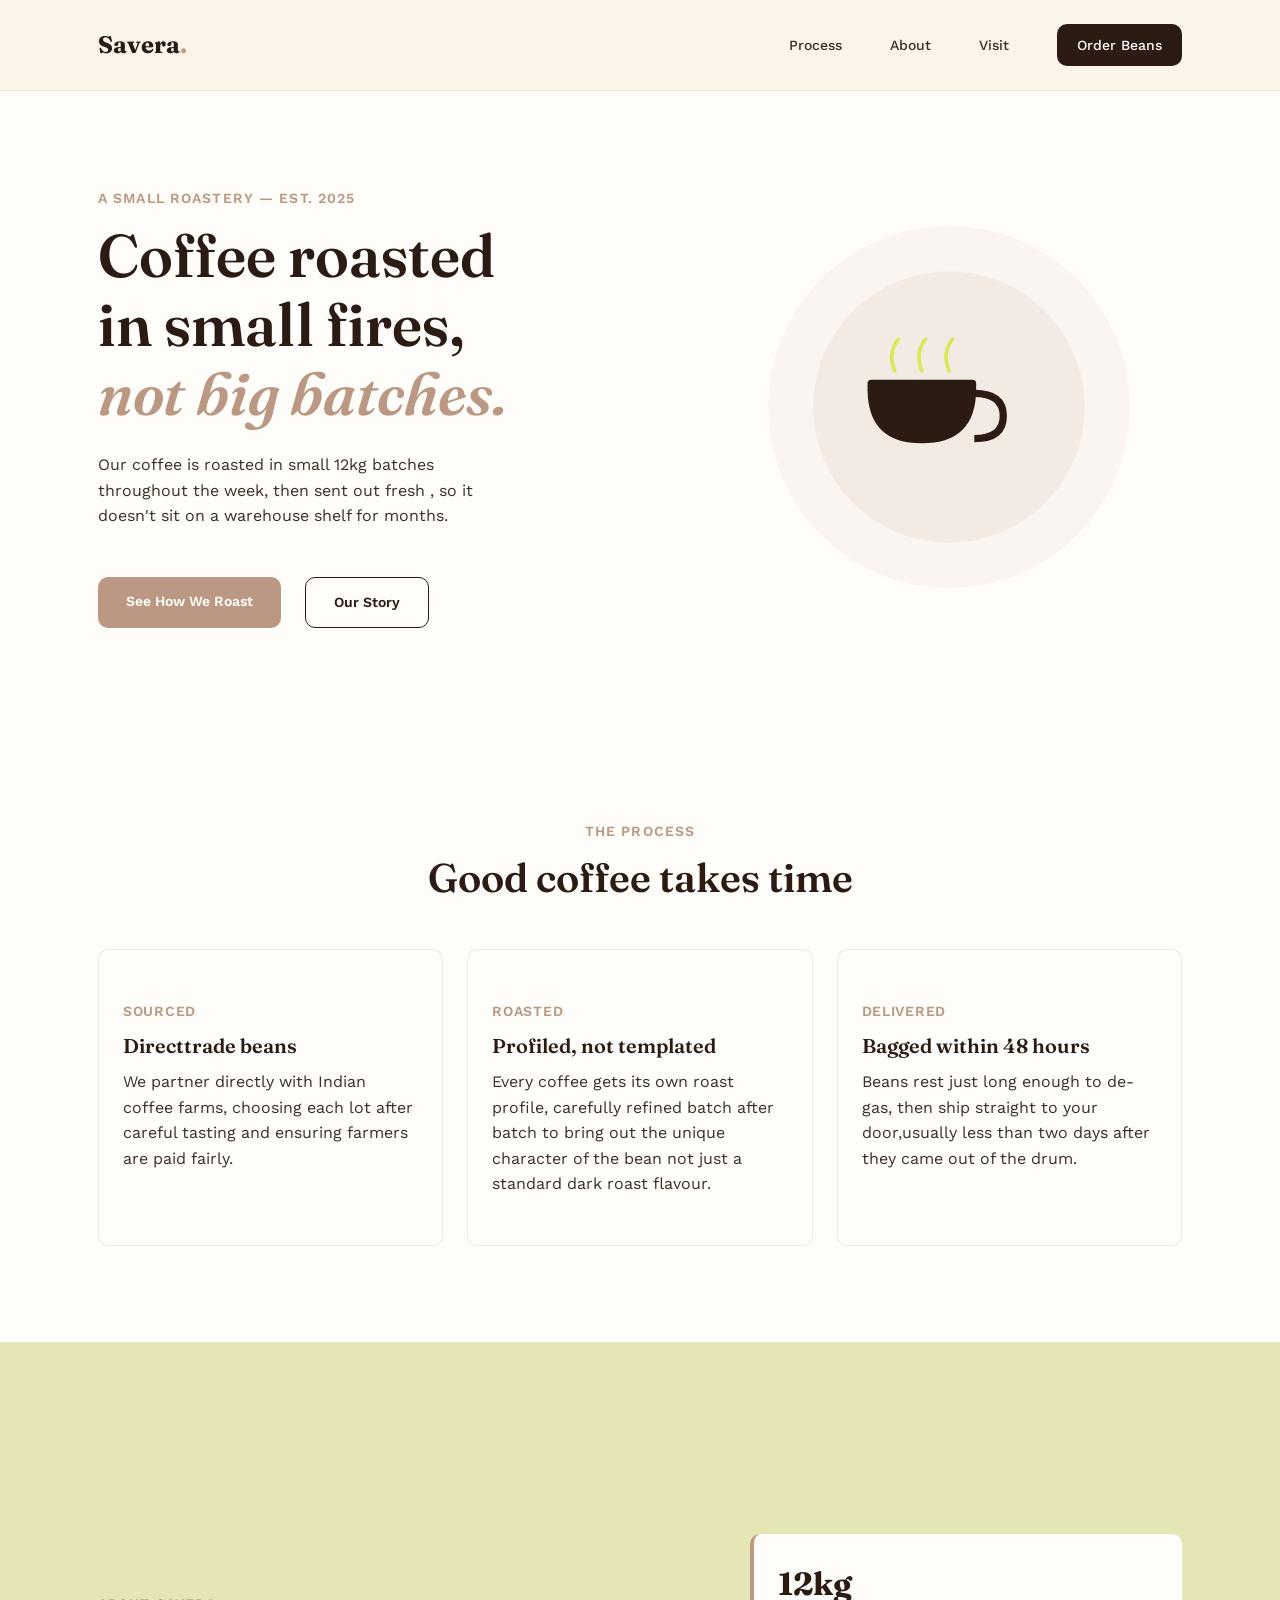
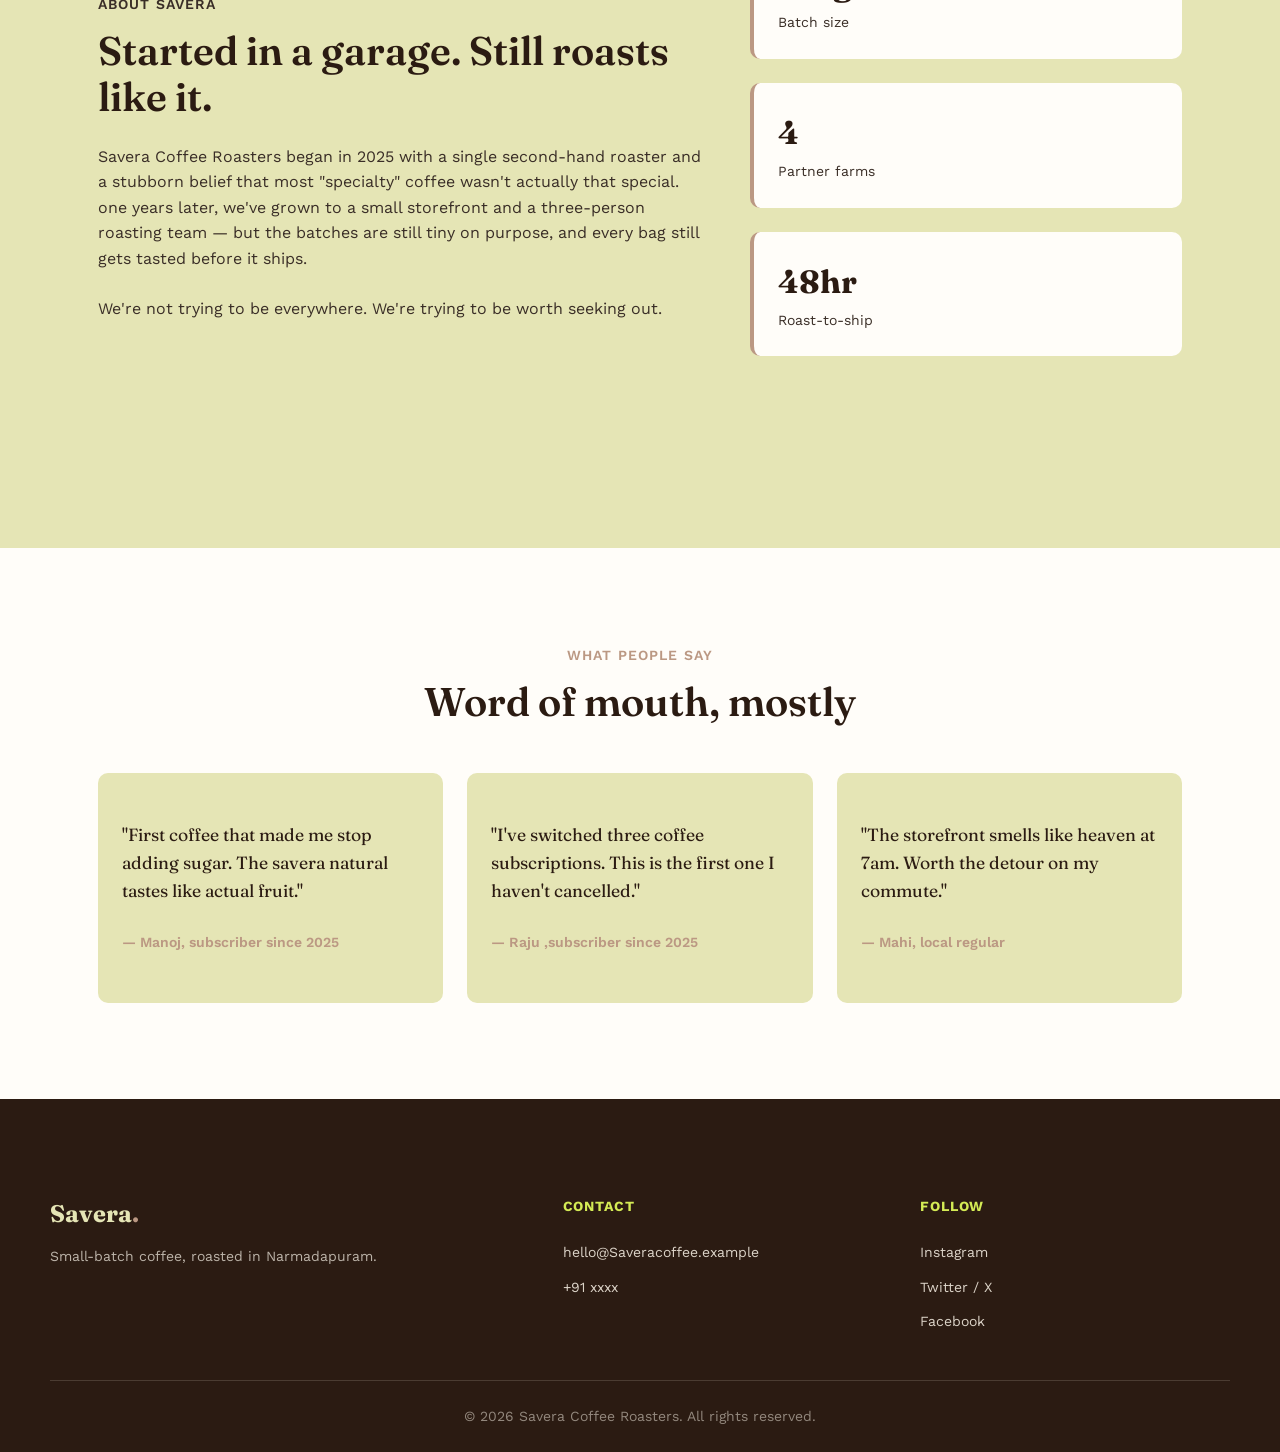
<file: index.html>
<!DOCTYPE html>
<html lang="en">
<head>
  <meta charset="UTF-8">
  <meta name="viewport" content="width=device-width, initial-scale=1.0">
  <title>Savera Coffee Roasters | Small-Batch Coffee, Roasted with Intent</title>
  <link rel="preconnect" href="https://fonts.googleapis.com">
  <link href="https://fonts.googleapis.com/css2?family=Fraunces:opsz,wght@9..144,400;9..144,600;9..144,700&family=Work+Sans:wght@400;500;600&display=swap" rel="stylesheet">
  <link rel="stylesheet" href="css/style.css">
</head>
<body>

  <!--  NAVIGATION -->
  <header class="navbar" id="navbar">
    <div class="navbar__inner">
      <a href="#top" class="navbar__logo">Savera<span>.</span></a>
      <nav class="navbar__links" aria-label="Main navigation">
        <a href="#process">Process</a>
        <a href="#about">About</a>
        <a href="#visit">Visit</a>
        <a href="#top" class="navbar__cta">Order Beans</a>
      </nav>
    </div>
  </header>

  <!-- HERO -->
  <section class="hero" id="top">
    <div class="hero__content">
      <p class="eyebrow">A Small Roastery — Est. 2025</p>
      <h1>Coffee roasted<br>in small fires,<br><em>not big batches.</em></h1>
      <p class="hero__subhead">
        Our coffee is roasted in small 12kg batches throughout the week, then sent out fresh ,
        so it doesn't sit on a warehouse shelf for months.
      </p>
      <div class="hero__actions">
        <a href="#process" class="btn btn--primary">See How We Roast</a>
        <a href="#about" class="btn btn--ghost">Our Story</a>
      </div>
    </div>

    <div class="hero__art" aria-hidden="true">
      <svg viewBox="0 0 420 420" xmlns="http://www.w3.org/2000/svg">
        <circle cx="210" cy="210" r="200" fill="var(--color-rust)" opacity="0.08"/>
        <circle cx="210" cy="210" r="150" fill="var(--color-rust)" opacity="0.12"/>
        <g transform="translate(120,150)">
          <path d="M0 40 Q0 100 60 100 Q120 100 120 40 Z" fill="var(--color-espresso)"/>
          <rect x="0" y="30" width="120" height="14" rx="4" fill="var(--color-espresso)"/>
          <path d="M118 45 Q150 45 150 70 Q150 95 118 95" fill="none" stroke="var(--color-espresso)" stroke-width="8"/>
          <path d="M30 20 Q22 0 34 -15" fill="none" stroke="var(--color-gold)" stroke-width="4" stroke-linecap="round"/>
          <path d="M60 20 Q52 0 64 -15" fill="none" stroke="var(--color-gold)" stroke-width="4" stroke-linecap="round"/>
          <path d="M90 20 Q82 0 94 -15" fill="none" stroke="var(--color-gold)" stroke-width="4" stroke-linecap="round"/>
        </g>
      </svg>
    </div>
  </section>

  <!-- PROCESS  -->
  <section class="section" id="process">
    <div class="section__header">
      <p class="eyebrow">The Process</p>
      <h2>Good coffee takes time</h2>
    </div>

    <div class="grid grid--3">
      <article class="card">
        <span class="card__mark">Sourced</span>
        <h3>Directtrade beans</h3>
        <p>We partner directly with Indian coffee farms, 
          choosing each lot after careful tasting and ensuring farmers are paid fairly.
        </p>
      </article>

      <article class="card">
        <span class="card__mark">Roasted</span>
        <h3>Profiled, not templated</h3>
        <p>Every coffee gets its own roast profile, carefully refined batch after batch to bring out 
          the unique character of the bean not just a standard dark roast flavour.</p>
      </article>

      <article class="card">
        <span class="card__mark">Delivered</span>
        <h3>Bagged within 48 hours</h3>
        <p>Beans rest just long enough to de-gas, then ship straight to your door,usually less than two days after they came out of the drum.</p>
      </article>
    </div>
  </section>

  <!-- ABOUT -->
  <section class="section section--muted" id="about">
    <div class="about">
      <div class="about__text">
        <p class="eyebrow">About Savera</p>
        <h2>Started in a garage. Still roasts like it.</h2>
        <p>
          Savera Coffee Roasters began in 2025 with a single second-hand roaster
          and a stubborn belief that most "specialty" coffee wasn't actually
          that special. one years later, we've grown to a small storefront and
          a three-person roasting team — but the batches are still tiny on
          purpose, and every bag still gets tasted before it ships.
        </p>
        <p>
          We're not trying to be everywhere. We're trying to be worth
          seeking out.
        </p>
      </div>
      <div class="about__stats">
        <div class="stat">
          <span class="stat__num">12kg</span>
          <span class="stat__label">Batch size</span>
        </div>
        <div class="stat">
          <span class="stat__num">4</span>
          <span class="stat__label">Partner farms</span>
        </div>
        <div class="stat">
          <span class="stat__num">48hr</span>
          <span class="stat__label">Roast-to-ship</span>
        </div>
      </div>
    </div>
  </section>

  <!-- TESTIMONIAL -->
  <section class="section" id="visit">
    <div class="section__header">
      <p class="eyebrow">What People Say</p>
      <h2>Word of mouth, mostly</h2>
    </div>

    <div class="grid grid--3">
      <blockquote class="quote">
        <p>"First coffee that made me stop adding sugar. The savera natural tastes like actual fruit."</p>
        <cite>— Manoj, subscriber since 2025</cite>
      </blockquote>
      <blockquote class="quote">
        <p>"I've switched three coffee subscriptions. This is the first one I haven't cancelled."</p>
        <cite>— Raju ,subscriber since 2025  </cite>
      </blockquote>
      <blockquote class="quote">
        <p>"The storefront smells like heaven at 7am. Worth the detour on my commute."</p>
        <cite>— Mahi, local regular</cite>
      </blockquote>
    </div>
  </section>

  <!-- FOOTER -->
  <footer class="footer">
    <div class="footer__inner">
      <div class="footer__brand">
        <span class="navbar__logo">Savera<span>.</span></span>
        <p>Small-batch coffee, roasted in Narmadapuram.</p>
      </div>

      <div class="footer__col">
        <h4>Contact</h4>
        <a href="mailto:hello@Saveracoffee.example">hello@Saveracoffee.example</a>
        <a href="tel:+910000000000">+91 xxxx</a>
      </div>

      <div class="footer__col">
        <h4>Follow</h4>
        <a href="#" aria-label="Instagram">Instagram</a>
        <a href="#" aria-label="Twitter / X">Twitter / X</a>
        <a href="#" aria-label="Facebook">Facebook</a>
      </div>
    </div>
    <p class="footer__bottom">&copy; 2026 Savera Coffee Roasters. All rights reserved.</p>
  </footer>

</body>
</html>
</file>
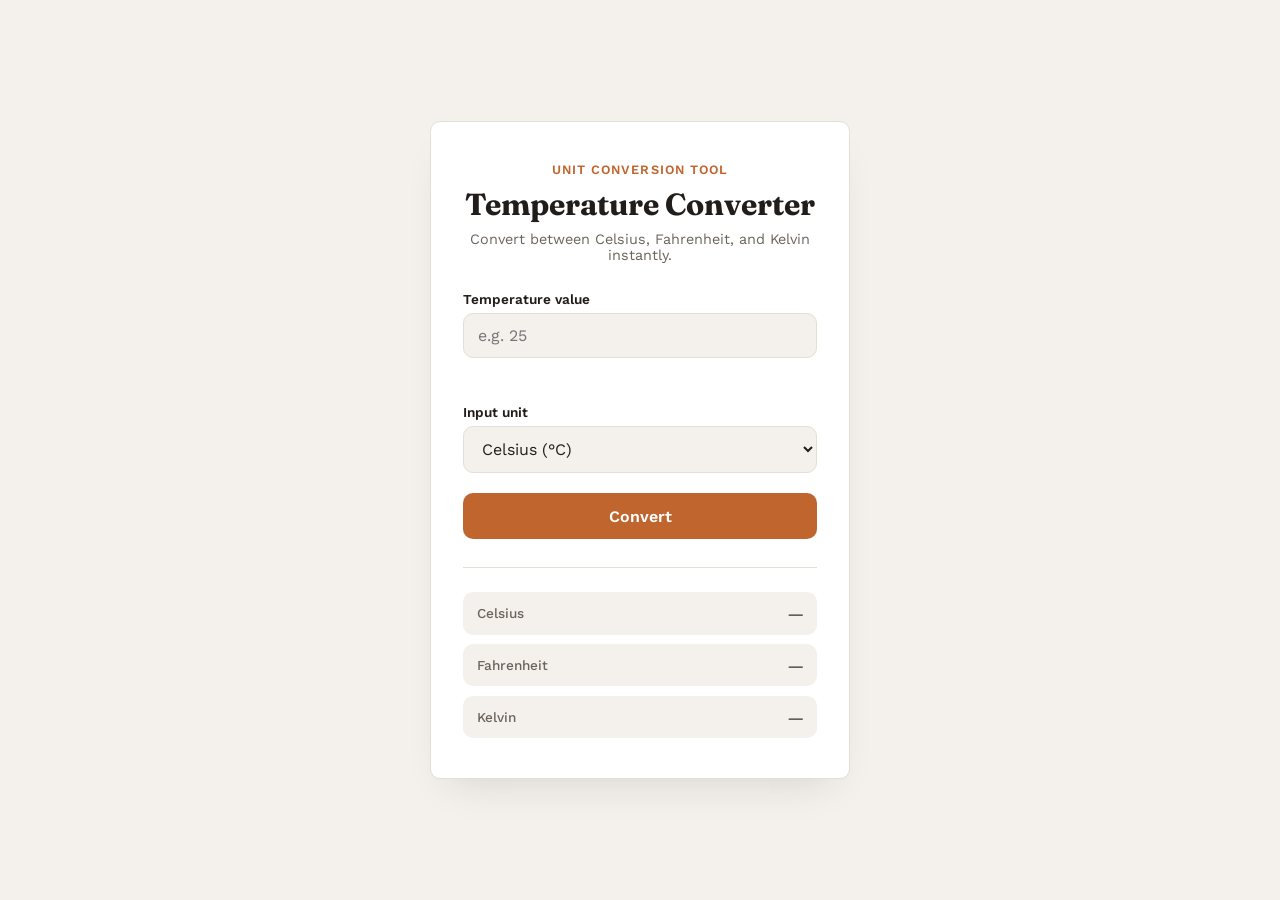
<file: WebDev-L1(Task-3)-TemperatureConverterWebsite/index.html>
<!DOCTYPE html>
<html lang="en">
<head>
  <meta charset="UTF-8">
  <meta name="viewport" content="width=device-width, initial-scale=1.0">
  <title>Temperature Converter</title>
  <link href="https://fonts.googleapis.com/css2?family=Fraunces:wght@600;700&family=Work+Sans:wght@400;500;600&display=swap" rel="stylesheet">
  <link rel="stylesheet" href="css/style.css">
</head>
<body>

  <main class="card">
    <p class="eyebrow">Unit Conversion Tool</p>
    <h1>Temperature Converter</h1>
    <p class="subhead">Convert between Celsius, Fahrenheit, and Kelvin instantly.</p>

    <form id="converter-form" novalidate>
      <div class="field">
        <label for="temp-input">Temperature value</label>
        <input
          type="text"
          id="temp-input"
          inputmode="decimal"
          placeholder="e.g. 25"
          autocomplete="off"
        >
        <p class="error-message" id="error-message" role="alert"></p>
      </div>

      <div class="field">
        <label for="unit-select">Input unit</label>
        <select id="unit-select">
          <option value="C">Celsius (°C)</option>
          <option value="F">Fahrenheit (°F)</option>
          <option value="K">Kelvin (K)</option>
        </select>
      </div>

      <button type="submit" class="btn">Convert</button>
    </form>

    <section class="results" id="results" aria-live="polite">
      <div class="result-row" data-unit="C">
        <span class="result-label">Celsius</span>
        <span class="result-value" id="result-c">—</span>
      </div>
      <div class="result-row" data-unit="F">
        <span class="result-label">Fahrenheit</span>
        <span class="result-value" id="result-f">—</span>
      </div>
      <div class="result-row" data-unit="K">
        <span class="result-label">Kelvin</span>
        <span class="result-value" id="result-k">—</span>
      </div>
    </section>
  </main>

  <script src="js/script.js"></script>
</body>
</html>
</file>
<file: css/style.css>
/* ---------- 1. RESET ---------- */
* {
  margin: 0;
  padding: 0;
  box-sizing: border-box; 
}

img, svg {
  display: block;
  max-width: 100%;
}

a {
  text-decoration: none;
  color: inherit;
}

ul {
  list-style: none;
}

/* ---------- 2. DESIGN TOKENS ---------- */
:root {
  /* Color palette — grounded in roasted coffee & fire */
  --color-espresso: #2B1B12;   /* near-black brown, primary text/dark bg */
  --color-cream: #e5e5b5;      /* warm background */
  --color-rust: #bb9883;       /* primary accent — CTA, highlights */
  --color-gold: #d4eb55;       /* secondary accent — steam, details */
  --color-charcoal: #3A2E27;   /* body text on light bg */
  --color-white: #FFFDF9;

  /* Typography scale */
  --font-display: 'Fraunces', Georgia, serif;
  --font-body: 'Work Sans', 'Segoe UI', sans-serif;

  --fs-h1: clamp(2.25rem, 5vw, 3.75rem);
  --fs-h2: clamp(1.75rem, 3.5vw, 2.5rem);
  --fs-h3: 1.25rem;
  --fs-body: 1rem;
  --fs-small: 0.875rem;

  /* Spacing */
  --space-sm: 0.75rem;
  --space-md: 1.5rem;
  --space-lg: 3rem;
  --space-xl: 6rem;

  --radius: 10px;
  --max-width: 1180px;
}

/* ---------- 3. BASE TYPE ---------- */
html {
  scroll-behavior: smooth;
}

body {
  font-family: var(--font-body);
  font-size: var(--fs-body);
  color: var(--color-charcoal);
  background: var(--color-white);
  line-height: 1.6;
}

h1, h2, h3 {
  font-family: var(--font-display);
  color: var(--color-espresso);
  line-height: 1.15;
  font-weight: 600;
}

h1 { font-size: var(--fs-h1); }
h2 { font-size: var(--fs-h2); }
h3 { font-size: var(--fs-h3); font-weight: 600; }

p { font-size: var(--fs-body); }

.eyebrow {
  font-size: var(--fs-small);
  letter-spacing: 0.08em;
  text-transform: uppercase;
  color: var(--color-rust);
  font-weight: 600;
  margin-bottom: var(--space-sm);
}

/* ---------- 4. LAYOUT UTILITIES ---------- */
.grid {
  display: grid;
  gap: var(--space-md);
}

.grid--3 {
  grid-template-columns: repeat(3, 1fr);
}

.btn {
  display: inline-block;
  padding: 0.85rem 1.75rem;
  border-radius: var(--radius);
  font-weight: 600;
  font-size: var(--fs-small);
  transition: transform 0.15s ease, opacity 0.15s ease;
}

.btn:hover {
  transform: translateY(-2px);
}

.btn--primary {
  background: var(--color-rust);
  color: var(--color-white);
}

.btn--ghost {
  background: transparent;
  color: var(--color-espresso);
  border: 1.5px solid var(--color-espresso);
}

/* ---------- 5. NAVBAR ---------- */
.navbar {
  position: sticky;
  top: 0;
  z-index: 100;
  background: rgba(250, 243, 232, 0.92);
  backdrop-filter: blur(6px);
  border-bottom: 1px solid rgba(43, 27, 18, 0.08);
}

.navbar__inner {
  max-width: var(--max-width);
  margin: 0 auto;
  padding: var(--space-md) var(--space-lg);
  display: flex;
  align-items: center;
  justify-content: space-between;
}

.navbar__logo {
  font-family: var(--font-display);
  font-size: 1.5rem;
  font-weight: 700;
  color: var(--color-espresso);
}

.navbar__logo span {
  color: var(--color-rust);
}

.navbar__links {
  display: flex;
  align-items: center;
  gap: var(--space-lg);
  font-size: var(--fs-small);
  font-weight: 500;
}

.navbar__links a:hover {
  color: var(--color-rust);
}

.navbar__cta {
  background: var(--color-espresso);
  color: var(--color-white) !important;
  padding: 0.6rem 1.25rem;
  border-radius: var(--radius);
}

.navbar__cta:hover {
  background: var(--color-rust);
}

/* ---------- 6. HERO ---------- */
.hero {
  max-width: var(--max-width);
  margin: 0 auto;
  padding: var(--space-xl) var(--space-lg);
  display: grid;
  grid-template-columns: 1.1fr 0.9fr;
  align-items: center;
  gap: var(--space-lg);
}

.hero h1 em {
  font-style: italic;
  color: var(--color-rust);
}

.hero__subhead {
  margin: var(--space-md) 0 var(--space-lg);
  max-width: 42ch;
  color: var(--color-charcoal);
}

.hero__actions {
  display: flex;
  gap: var(--space-md);
  flex-wrap: wrap;
}

.hero__art {
  display: flex;
  justify-content: center;
}

.hero__art svg {
  width: 100%;
  max-width: 380px;
}

/* ---------- 7. SECTIONS / CARDS ---------- */
.section {
  max-width: var(--max-width);
  margin: 0 auto;
  padding: var(--space-xl) var(--space-lg);
}

.section--muted {
  max-width: 100%;
  background: var(--color-cream);
}

.section--muted .about {
  max-width: var(--max-width);
  margin: 0 auto;
  padding: var(--space-xl) var(--space-lg);
}

.section__header {
  text-align: center;
  max-width: 640px;
  margin: 0 auto var(--space-lg);
}

.card {
  background: var(--color-white);
  border: 1px solid rgba(43, 27, 18, 0.08);
  border-radius: var(--radius);
  padding: var(--space-lg) var(--space-md);
}

.card__mark {
  display: inline-block;
  font-size: var(--fs-small);
  font-weight: 600;
  color: var(--color-rust);
  text-transform: uppercase;
  letter-spacing: 0.05em;
  margin-bottom: var(--space-sm);
}

.card h3 {
  margin-bottom: var(--space-sm);
}

.card p {
  color: var(--color-charcoal);
}

/* ---------- 8. ABOUT ---------- */
.about {
  display: grid;
  grid-template-columns: 1.4fr 1fr;
  gap: var(--space-lg);
  align-items: center;
}

.about__text p {
  margin-top: var(--space-md);
  color: var(--color-charcoal);
}

.about__stats {
  display: flex;
  flex-direction: column;
  gap: var(--space-md);
}

.stat {
  background: var(--color-white);
  border-radius: var(--radius);
  padding: var(--space-md);
  border-left: 4px solid var(--color-rust);
}

.stat__num {
  display: block;
  font-family: var(--font-display);
  font-size: 2rem;
  color: var(--color-espresso);
  font-weight: 700;
}

.stat__label {
  font-size: var(--fs-small);
  color: var(--color-charcoal);
}

/* ---------- 9. TESTIMONIALS ---------- */
.quote {
  background: var(--color-cream);
  border-radius: var(--radius);
  padding: var(--space-lg) var(--space-md);
}

.quote p {
  font-family: var(--font-display);
  font-size: 1.1rem;
  color: var(--color-espresso);
  margin-bottom: var(--space-md);
}

.quote cite {
  font-style: normal;
  font-size: var(--fs-small);
  color: var(--color-rust);
  font-weight: 600;
}

/* ---------- 10. FOOTER ---------- */
.footer {
  background: var(--color-espresso);
  color: var(--color-cream);
  padding: var(--space-xl) var(--space-lg) var(--space-md);
}

.footer__inner {
  max-width: var(--max-width);
  margin: 0 auto;
  display: grid;
  grid-template-columns: 1.5fr 1fr 1fr;
  gap: var(--space-lg);
  padding-bottom: var(--space-lg);
  border-bottom: 1px solid rgba(250, 243, 232, 0.15);
}

.footer .navbar__logo {
  color: var(--color-cream);
}

.footer__brand p {
  margin-top: var(--space-sm);
  color: rgba(250, 243, 232, 0.7);
  font-size: var(--fs-small);
}

.footer__col {
  display: flex;
  flex-direction: column;
  gap: var(--space-sm);
}

.footer__col h4 {
  font-size: var(--fs-small);
  text-transform: uppercase;
  letter-spacing: 0.06em;
  color: var(--color-gold);
  margin-bottom: var(--space-sm);
}

.footer__col a {
  font-size: var(--fs-small);
  color: rgba(250, 243, 232, 0.85);
}

.footer__col a:hover {
  color: var(--color-white);
}

.footer__bottom {
  text-align: center;
  font-size: var(--fs-small);
  color: rgba(250, 243, 232, 0.5);
  padding-top: var(--space-md);
}

/* ---------- 11. MEDIA QUERIES ---------- */
@media (max-width: 900px) {
  .hero {
    grid-template-columns: 1fr;
    text-align: left;
    padding-top: var(--space-lg);
  }

  .hero__art {
    order: -1;
    max-width: 260px;
    margin: 0 auto;
  }

  .about {
    grid-template-columns: 1fr;
  }

  .about__stats {
    flex-direction: row;
    flex-wrap: wrap;
  }

  .stat {
    flex: 1 1 30%;
  }

  .footer__inner {
    grid-template-columns: 1fr 1fr;
  }

  .footer__brand {
    grid-column: 1 / -1;
  }
}

@media (max-width: 700px) {
  .grid--3 {
    grid-template-columns: 1fr;
  }

  .navbar__inner {
    padding: var(--space-sm) var(--space-md);
  }

  .navbar__links {
    gap: var(--space-md);
    font-size: 0.8rem;
  }

  .section, .hero {
    padding-left: var(--space-md);
    padding-right: var(--space-md);
  }
}

@media (max-width: 480px) {
  .navbar__links a:not(.navbar__cta) {
    display: none; /* collapse text links, keep logo + primary CTA visible */
  }

  .hero__actions {
    flex-direction: column;
  }

  .btn {
    text-align: center;
  }

  .footer__inner {
    grid-template-columns: 1fr;
  }
}
</file>
<file: WebDev-L1(Task-3)-TemperatureConverterWebsite/css/style.css>
* {
  margin: 0;
  padding: 0;
  box-sizing: border-box;
}

:root {
  --color-bg: #F4F1EC;
  --color-card: #FFFFFF;
  --color-text: #211D1A;
  --color-muted: #6B645C;
  --color-accent: #C1652F;
  --color-accent-dark: #A2521F;
  --color-border: #E4DFD6;
  --color-error: #C0392B;
  --color-error-bg: #FBEAE8;

  --font-display: 'Fraunces', Georgia, serif;
  --font-body: 'Work Sans', 'Segoe UI', sans-serif;
  --radius: 10px;
}

body {
  min-height: 100vh;
  display: flex;
  align-items: center;
  justify-content: center;
  background: var(--color-bg);
  font-family: var(--font-body);
  color: var(--color-text);
  padding: 2rem 1rem;
}

.card {
  width: 100%;
  max-width: 420px;
  background: var(--color-card);
  border: 1px solid var(--color-border);
  border-radius: var(--radius);
  padding: 2.5rem 2rem;
  box-shadow: 0 20px 40px -20px rgba(33, 29, 26, 0.15);
  text-align: center;
}

.eyebrow {
  font-size: 0.8rem;
  letter-spacing: 0.08em;
  text-transform: uppercase;
  color: var(--color-accent);
  font-weight: 600;
  margin-bottom: 0.5rem;
}

h1 {
  font-family: var(--font-display);
  font-size: 1.9rem;
  font-weight: 700;
  margin-bottom: 0.5rem;
}

.subhead {
  font-size: 0.9rem;
  color: var(--color-muted);
  margin-bottom: 1.75rem;
}

.field {
  text-align: left;
  margin-bottom: 1.25rem;
}

label {
  display: block;
  font-size: 0.85rem;
  font-weight: 600;
  margin-bottom: 0.4rem;
  color: var(--color-text);
}

input[type="text"],
select {
  width: 100%;
  padding: 0.75rem 0.9rem;
  font-size: 1rem;
  font-family: var(--font-body);
  border: 1.5px solid var(--color-border);
  border-radius: var(--radius);
  background: var(--color-bg);
  color: var(--color-text);
  transition: border-color 0.15s ease;
}

input[type="text"]:focus,
select:focus {
  outline: none;
  border-color: var(--color-accent);
}

input.input-error {
  border-color: var(--color-error);
  background: var(--color-error-bg);
}

.error-message {
  min-height: 1.2rem;
  font-size: 0.8rem;
  color: var(--color-error);
  margin-top: 0.4rem;
}

.btn {
  width: 100%;
  padding: 0.85rem;
  font-size: 1rem;
  font-weight: 600;
  font-family: var(--font-body);
  color: #fff;
  background: var(--color-accent);
  border: none;
  border-radius: var(--radius);
  cursor: pointer;
  transition: background 0.15s ease, transform 0.15s ease;
}

.btn:hover {
  background: var(--color-accent-dark);
  transform: translateY(-1px);
}

.results {
  margin-top: 1.75rem;
  padding-top: 1.5rem;
  border-top: 1px solid var(--color-border);
  display: flex;
  flex-direction: column;
  gap: 0.6rem;
}

.result-row {
  display: flex;
  justify-content: space-between;
  align-items: center;
  padding: 0.6rem 0.9rem;
  background: var(--color-bg);
  border-radius: var(--radius);
}

.result-label {
  font-size: 0.85rem;
  color: var(--color-muted);
  font-weight: 500;
}

.result-value {
  font-family: var(--font-display);
  font-size: 1.15rem;
  font-weight: 600;
  color: var(--color-text);
}

.result-row.highlight .result-value {
  color: var(--color-accent);
}

.results.absolute-zero-warning .result-value {
  color: var(--color-error);
}

@media (max-width: 480px) {
  .card {
    padding: 2rem 1.25rem;
  }
}
</file>
